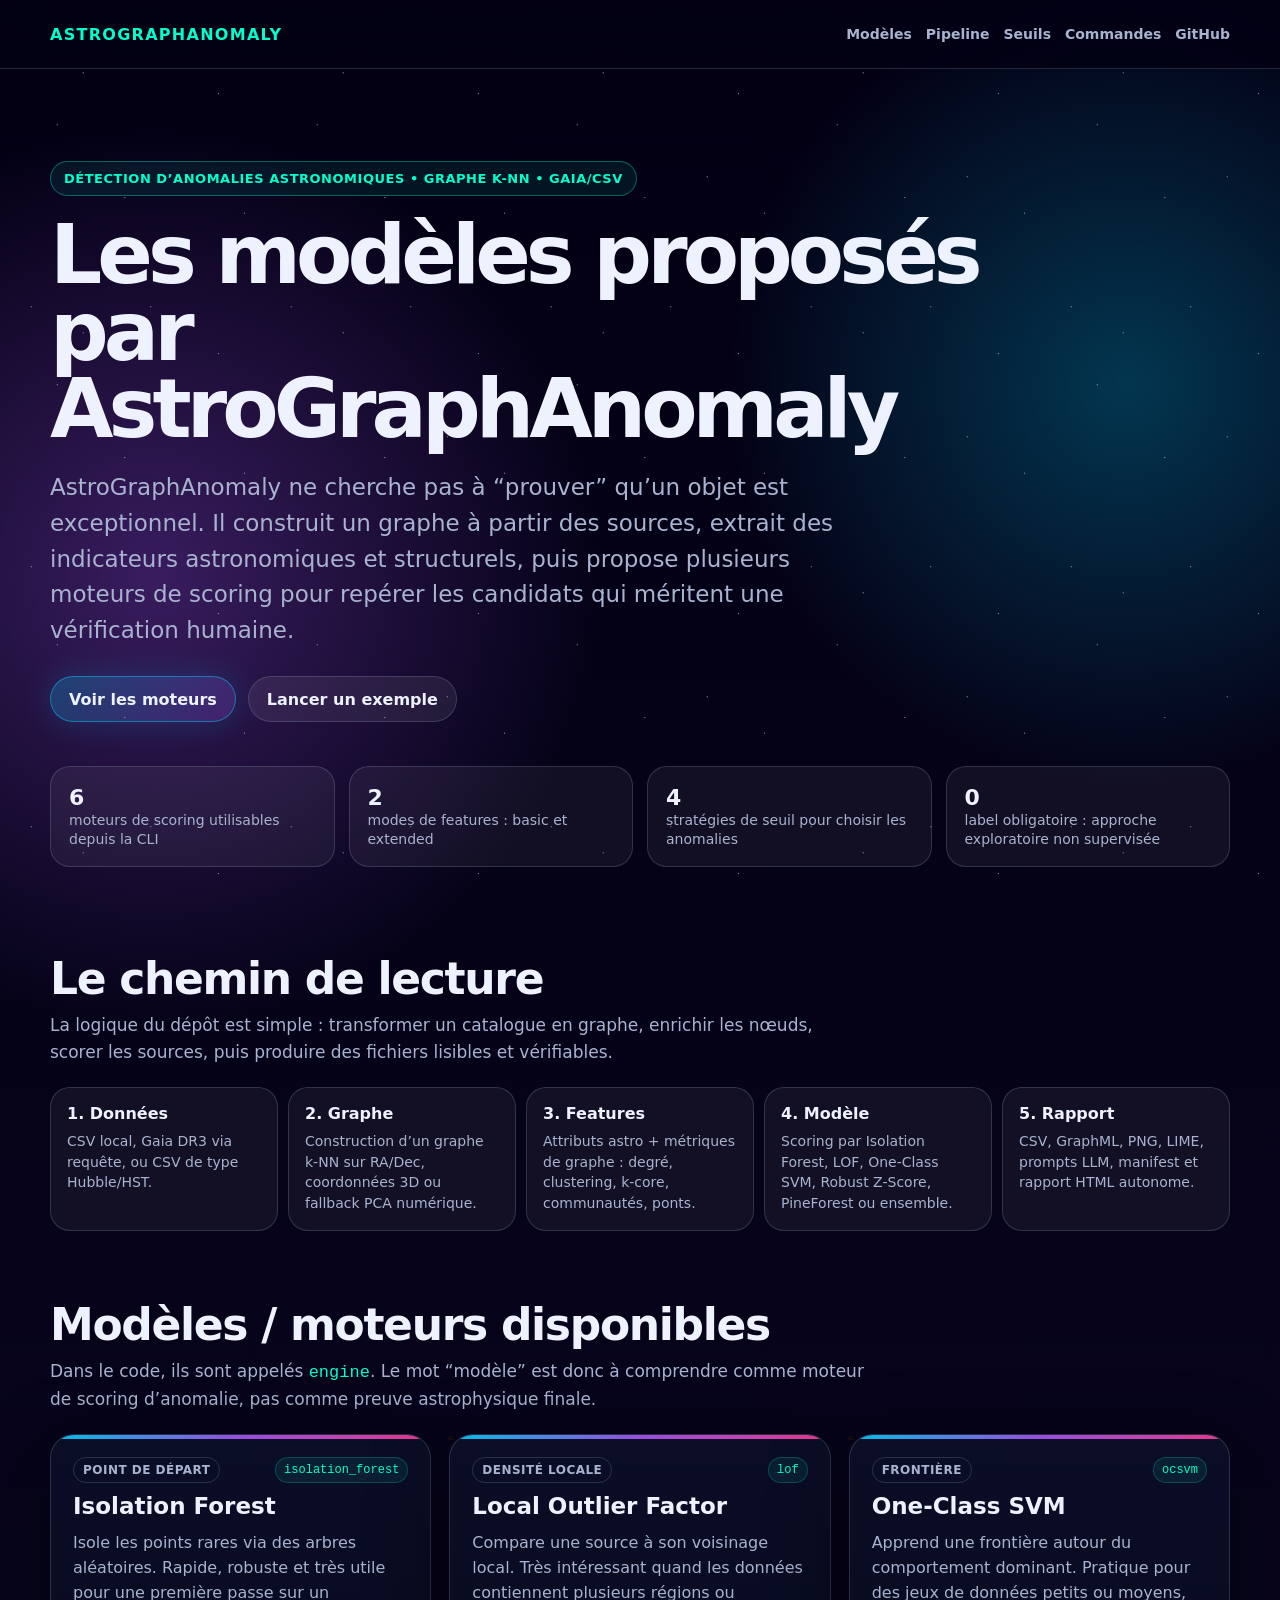
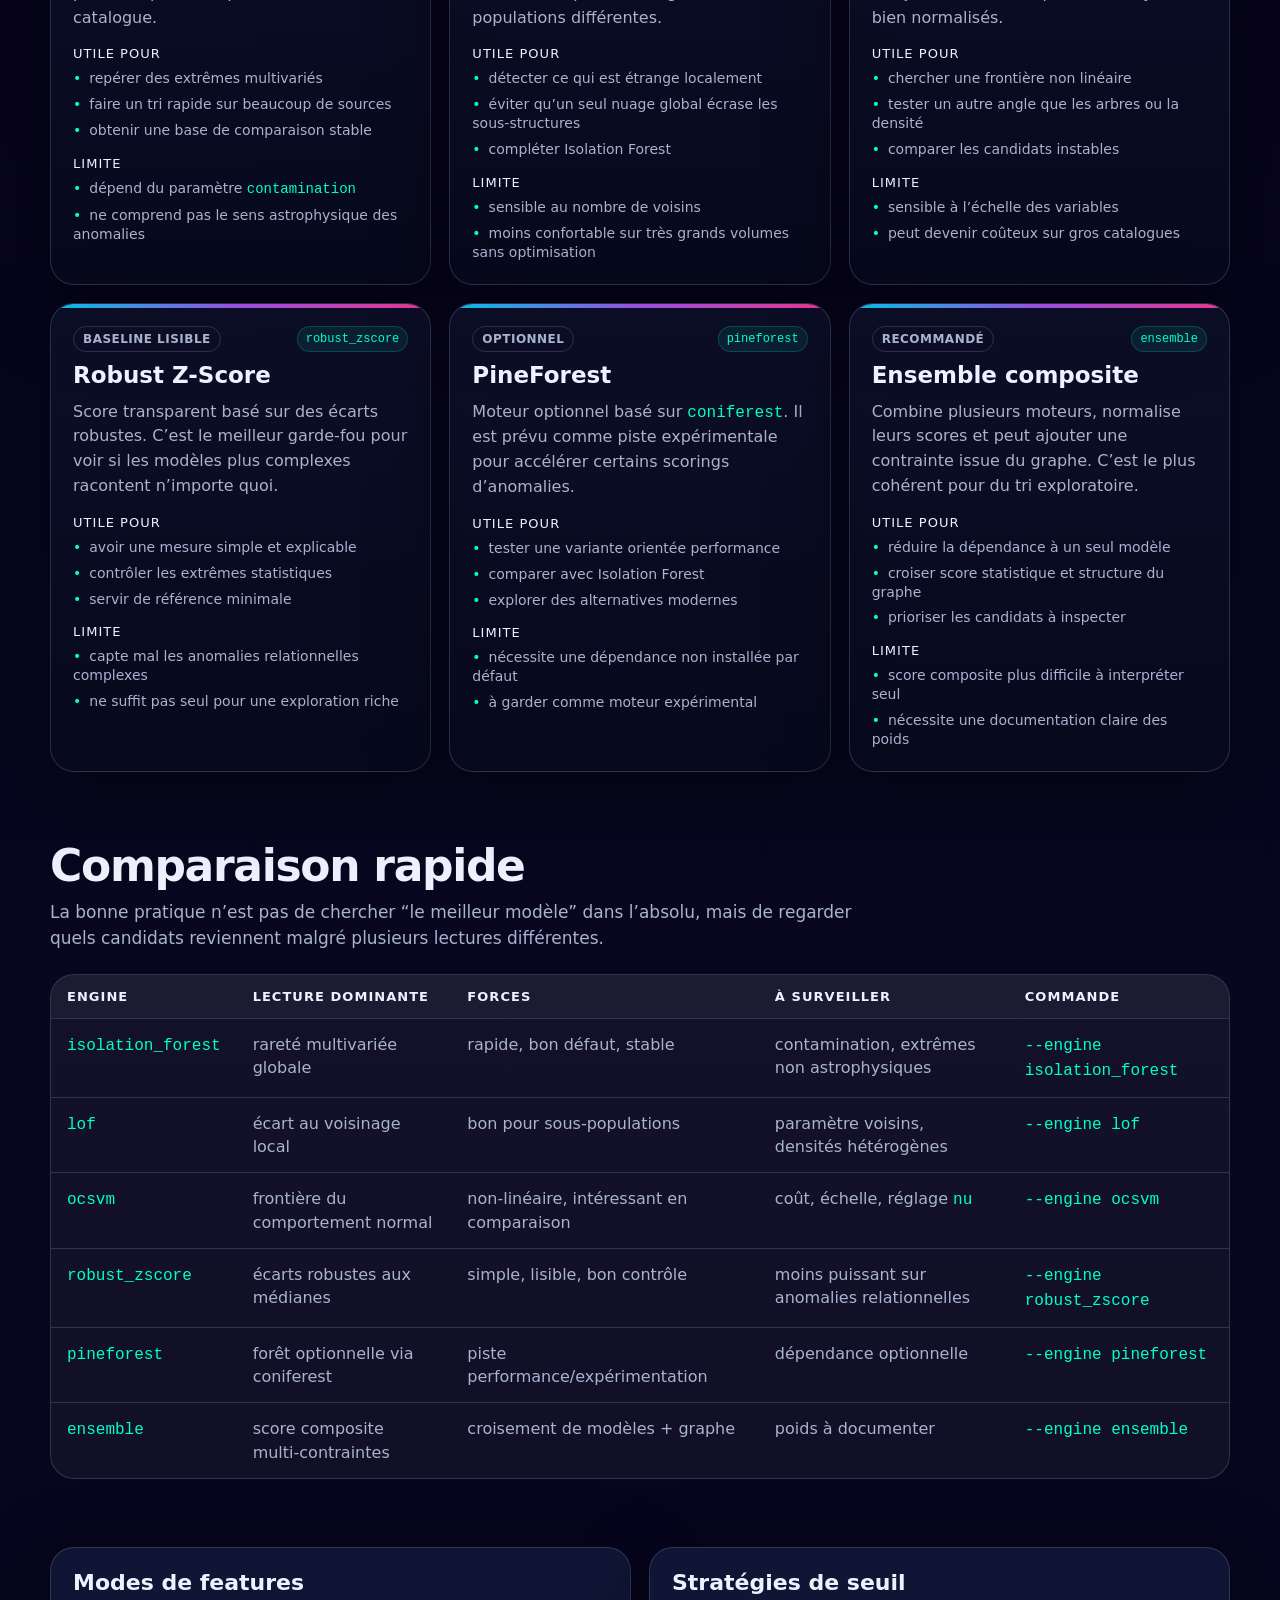
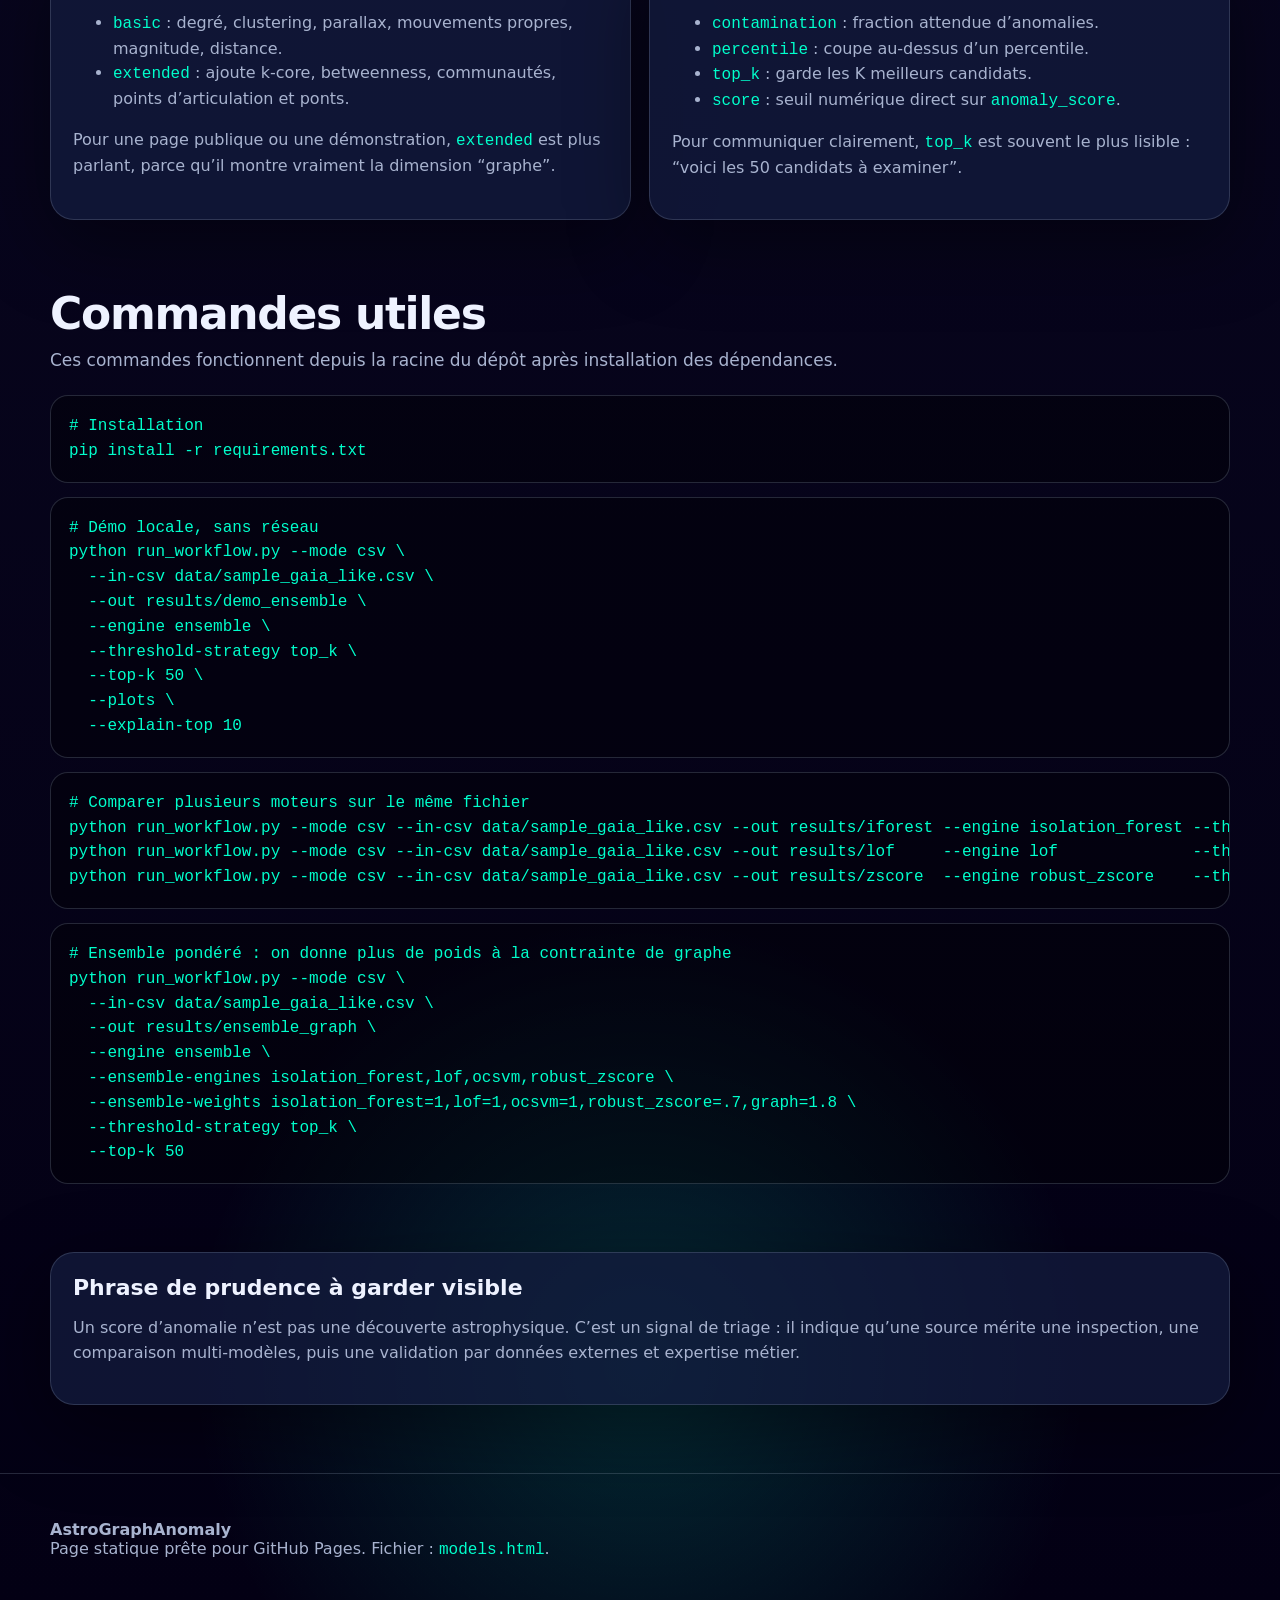
<file: models.html>
<!doctype html>
<html lang="fr">
<head>
  <meta charset="utf-8" />
  <meta name="viewport" content="width=device-width, initial-scale=1" />
  <title>AstroGraphAnomaly — Modèles & moteurs</title>
  <meta name="description" content="Page de présentation des modèles proposés par AstroGraphAnomaly : Isolation Forest, LOF, One-Class SVM, Robust Z-Score, PineForest et Ensemble." />
  <style>
    :root {
      --bg: #030014;
      --panel: rgba(13, 17, 42, .78);
      --panel2: rgba(20, 27, 62, .74);
      --text: #eef2ff;
      --muted: #a8b3cf;
      --line: rgba(148, 163, 184, .24);
      --cyan: #00d4ff;
      --aqua: #00ffcc;
      --violet: #a855f7;
      --orange: #ff9f43;
      --pink: #ff3d9a;
      --green: #4ade80;
      --red: #fb7185;
      --shadow: 0 24px 80px rgba(0, 0, 0, .42);
      --radius: 24px;
      color-scheme: dark;
    }

    * { box-sizing: border-box; }
    html { scroll-behavior: smooth; }
    body {
      margin: 0;
      min-height: 100vh;
      font-family: Inter, ui-sans-serif, system-ui, -apple-system, BlinkMacSystemFont, "Segoe UI", sans-serif;
      color: var(--text);
      background:
        radial-gradient(circle at 12% 12%, rgba(168, 85, 247, .32), transparent 28rem),
        radial-gradient(circle at 88% 8%, rgba(0, 212, 255, .25), transparent 25rem),
        radial-gradient(circle at 50% 95%, rgba(0, 255, 204, .16), transparent 28rem),
        linear-gradient(180deg, #030014 0%, #090720 55%, #030014 100%);
      overflow-x: hidden;
    }

    body::before {
      content: "";
      position: fixed;
      inset: 0;
      pointer-events: none;
      opacity: .58;
      background-image:
        radial-gradient(1px 1px at 12% 18%, #fff, transparent),
        radial-gradient(1px 1px at 22% 48%, #fff, transparent),
        radial-gradient(1px 1px at 32% 28%, #fff, transparent),
        radial-gradient(1px 1px at 48% 76%, #fff, transparent),
        radial-gradient(1px 1px at 58% 18%, #fff, transparent),
        radial-gradient(1px 1px at 72% 68%, #fff, transparent),
        radial-gradient(1px 1px at 84% 36%, #fff, transparent),
        radial-gradient(1px 1px at 94% 82%, #fff, transparent);
      background-size: 260px 260px;
    }

    a { color: inherit; }
    .wrap { width: min(1180px, calc(100% - 32px)); margin: 0 auto; }

    header {
      position: sticky;
      top: 0;
      z-index: 20;
      border-bottom: 1px solid var(--line);
      background: rgba(3, 0, 20, .74);
      backdrop-filter: blur(18px);
    }
    nav {
      min-height: 68px;
      display: flex;
      align-items: center;
      justify-content: space-between;
      gap: 18px;
    }
    .brand {
      font-weight: 900;
      letter-spacing: .08em;
      text-transform: uppercase;
      color: var(--aqua);
      text-decoration: none;
    }
    .navlinks { display: flex; align-items: center; gap: 14px; flex-wrap: wrap; }
    .navlinks a {
      color: var(--muted);
      text-decoration: none;
      font-size: 14px;
      font-weight: 700;
    }
    .navlinks a:hover { color: var(--text); }

    .hero { padding: 92px 0 52px; }
    .eyebrow {
      display: inline-flex;
      gap: 10px;
      align-items: center;
      padding: 9px 13px;
      border: 1px solid rgba(0, 255, 204, .35);
      border-radius: 999px;
      color: var(--aqua);
      background: rgba(0, 255, 204, .08);
      font-size: 13px;
      font-weight: 800;
      letter-spacing: .04em;
      text-transform: uppercase;
    }
    h1 {
      margin: 20px 0 14px;
      max-width: 980px;
      font-size: clamp(42px, 7vw, 82px);
      line-height: .94;
      letter-spacing: -.06em;
    }
    .lead {
      max-width: 840px;
      color: var(--muted);
      font-size: clamp(18px, 2.2vw, 23px);
      line-height: 1.55;
    }
    .hero-actions { display: flex; gap: 12px; flex-wrap: wrap; margin-top: 28px; }
    .btn {
      display: inline-flex;
      align-items: center;
      justify-content: center;
      min-height: 46px;
      padding: 0 18px;
      border-radius: 999px;
      border: 1px solid var(--line);
      color: var(--text);
      background: rgba(255, 255, 255, .07);
      text-decoration: none;
      font-weight: 850;
    }
    .btn.primary {
      border-color: rgba(0, 212, 255, .44);
      background: linear-gradient(135deg, rgba(0, 212, 255, .24), rgba(168, 85, 247, .22));
      box-shadow: 0 0 34px rgba(0, 212, 255, .16);
    }

    .quick-grid {
      display: grid;
      grid-template-columns: repeat(4, minmax(0, 1fr));
      gap: 14px;
      margin: 44px 0 0;
    }
    .quick-card {
      padding: 18px;
      border: 1px solid var(--line);
      border-radius: 20px;
      background: rgba(255, 255, 255, .055);
    }
    .quick-card strong { display: block; font-size: 22px; }
    .quick-card span { color: var(--muted); font-size: 14px; }

    section { padding: 34px 0; }
    .section-head { margin-bottom: 22px; }
    .section-head h2 { margin: 0 0 8px; font-size: clamp(28px, 4vw, 44px); letter-spacing: -.03em; }
    .section-head p { margin: 0; max-width: 820px; color: var(--muted); font-size: 17px; line-height: 1.55; }

    .models {
      display: grid;
      grid-template-columns: repeat(3, minmax(0, 1fr));
      gap: 18px;
    }
    .model-card {
      position: relative;
      overflow: hidden;
      padding: 22px;
      border-radius: var(--radius);
      border: 1px solid var(--line);
      background: linear-gradient(180deg, var(--panel), rgba(7, 11, 28, .78));
      box-shadow: var(--shadow);
    }
    .model-card::before {
      content: "";
      position: absolute;
      inset: 0 0 auto 0;
      height: 4px;
      background: linear-gradient(90deg, var(--cyan), var(--violet), var(--pink));
      opacity: .9;
    }
    .model-top { display: flex; justify-content: space-between; gap: 10px; align-items: start; }
    .model-card h3 { margin: 10px 0 6px; font-size: 23px; }
    .code-name {
      display: inline-flex;
      align-items: center;
      padding: 5px 8px;
      border-radius: 999px;
      color: var(--aqua);
      background: rgba(0, 255, 204, .08);
      border: 1px solid rgba(0, 255, 204, .2);
      font-family: ui-monospace, SFMono-Regular, Menlo, Consolas, monospace;
      font-size: 12px;
      white-space: nowrap;
    }
    .tag {
      display: inline-flex;
      padding: 5px 9px;
      border-radius: 999px;
      border: 1px solid var(--line);
      color: var(--muted);
      font-size: 12px;
      font-weight: 800;
      text-transform: uppercase;
      letter-spacing: .04em;
    }
    .model-card p { color: var(--muted); line-height: 1.55; margin: 12px 0 16px; }
    .mini-title { margin: 16px 0 8px; font-size: 13px; color: var(--text); text-transform: uppercase; letter-spacing: .08em; }
    ul.clean { margin: 0; padding: 0; list-style: none; display: grid; gap: 7px; }
    ul.clean li { color: var(--muted); font-size: 14px; line-height: 1.35; }
    ul.clean li::before { content: "•"; color: var(--aqua); padding-right: 8px; }

    .two-col {
      display: grid;
      grid-template-columns: 1fr 1fr;
      gap: 18px;
    }
    .panel {
      padding: 22px;
      border-radius: var(--radius);
      border: 1px solid var(--line);
      background: var(--panel2);
      box-shadow: var(--shadow);
    }
    .panel h3 { margin: 0 0 12px; font-size: 22px; }
    .panel p, .panel li { color: var(--muted); line-height: 1.55; }

    .table-wrap {
      overflow-x: auto;
      border: 1px solid var(--line);
      border-radius: var(--radius);
      background: rgba(255, 255, 255, .045);
    }
    table { width: 100%; border-collapse: collapse; min-width: 820px; }
    th, td { padding: 14px 16px; border-bottom: 1px solid var(--line); text-align: left; vertical-align: top; }
    th { color: var(--text); font-size: 13px; text-transform: uppercase; letter-spacing: .08em; background: rgba(255, 255, 255, .045); }
    td { color: var(--muted); line-height: 1.45; }
    tr:last-child td { border-bottom: 0; }
    code, pre {
      font-family: ui-monospace, SFMono-Regular, Menlo, Consolas, "Liberation Mono", monospace;
    }
    code { color: var(--aqua); }
    pre {
      margin: 0;
      padding: 18px;
      overflow-x: auto;
      border-radius: 18px;
      border: 1px solid var(--line);
      background: rgba(0, 0, 0, .36);
      color: #dbeafe;
      line-height: 1.55;
    }
    .command-grid { display: grid; gap: 14px; }

    .flow {
      display: grid;
      grid-template-columns: repeat(5, minmax(0, 1fr));
      gap: 10px;
      margin-top: 18px;
    }
    .step {
      padding: 16px;
      min-height: 130px;
      border: 1px solid var(--line);
      border-radius: 20px;
      background: rgba(255, 255, 255, .055);
    }
    .step b { display: block; margin-bottom: 8px; }
    .step span { color: var(--muted); font-size: 14px; line-height: 1.4; }

    footer { padding: 46px 0; color: var(--muted); border-top: 1px solid var(--line); margin-top: 34px; }

    @media (max-width: 980px) {
      .models, .quick-grid { grid-template-columns: repeat(2, minmax(0, 1fr)); }
      .flow { grid-template-columns: repeat(2, minmax(0, 1fr)); }
      .two-col { grid-template-columns: 1fr; }
    }
    @media (max-width: 640px) {
      nav { align-items: flex-start; flex-direction: column; padding: 16px 0; }
      .models, .quick-grid, .flow { grid-template-columns: 1fr; }
      .hero { padding-top: 56px; }
    }
  </style>
</head>
<body>
  <header>
    <nav class="wrap">
      <a class="brand" href="index.html">AstroGraphAnomaly</a>
      <div class="navlinks">
        <a href="#modeles">Modèles</a>
        <a href="#pipeline">Pipeline</a>
        <a href="#seuils">Seuils</a>
        <a href="#commandes">Commandes</a>
        <a href="https://github.com/dalozedidier-dot/AstroGraphAnomaly" target="_blank" rel="noreferrer">GitHub</a>
      </div>
    </nav>
  </header>

  <main>
    <section class="hero wrap">
      <span class="eyebrow">Détection d’anomalies astronomiques • graphe k-NN • Gaia/CSV</span>
      <h1>Les modèles proposés par AstroGraphAnomaly</h1>
      <p class="lead">
        AstroGraphAnomaly ne cherche pas à “prouver” qu’un objet est exceptionnel. Il construit un graphe à partir des sources,
        extrait des indicateurs astronomiques et structurels, puis propose plusieurs moteurs de scoring pour repérer les candidats
        qui méritent une vérification humaine.
      </p>
      <div class="hero-actions">
        <a class="btn primary" href="#modeles">Voir les moteurs</a>
        <a class="btn" href="#commandes">Lancer un exemple</a>
      </div>

      <div class="quick-grid" aria-label="Résumé rapide">
        <div class="quick-card"><strong>6</strong><span>moteurs de scoring utilisables depuis la CLI</span></div>
        <div class="quick-card"><strong>2</strong><span>modes de features : basic et extended</span></div>
        <div class="quick-card"><strong>4</strong><span>stratégies de seuil pour choisir les anomalies</span></div>
        <div class="quick-card"><strong>0</strong><span>label obligatoire : approche exploratoire non supervisée</span></div>
      </div>
    </section>

    <section id="pipeline" class="wrap">
      <div class="section-head">
        <h2>Le chemin de lecture</h2>
        <p>La logique du dépôt est simple : transformer un catalogue en graphe, enrichir les nœuds, scorer les sources, puis produire des fichiers lisibles et vérifiables.</p>
      </div>
      <div class="flow">
        <div class="step"><b>1. Données</b><span>CSV local, Gaia DR3 via requête, ou CSV de type Hubble/HST.</span></div>
        <div class="step"><b>2. Graphe</b><span>Construction d’un graphe k-NN sur RA/Dec, coordonnées 3D ou fallback PCA numérique.</span></div>
        <div class="step"><b>3. Features</b><span>Attributs astro + métriques de graphe : degré, clustering, k-core, communautés, ponts.</span></div>
        <div class="step"><b>4. Modèle</b><span>Scoring par Isolation Forest, LOF, One-Class SVM, Robust Z-Score, PineForest ou ensemble.</span></div>
        <div class="step"><b>5. Rapport</b><span>CSV, GraphML, PNG, LIME, prompts LLM, manifest et rapport HTML autonome.</span></div>
      </div>
    </section>

    <section id="modeles" class="wrap">
      <div class="section-head">
        <h2>Modèles / moteurs disponibles</h2>
        <p>Dans le code, ils sont appelés <code>engine</code>. Le mot “modèle” est donc à comprendre comme moteur de scoring d’anomalie, pas comme preuve astrophysique finale.</p>
      </div>

      <div class="models">
        <article class="model-card">
          <div class="model-top"><span class="tag">Point de départ</span><span class="code-name">isolation_forest</span></div>
          <h3>Isolation Forest</h3>
          <p>Isole les points rares via des arbres aléatoires. Rapide, robuste et très utile pour une première passe sur un catalogue.</p>
          <div class="mini-title">Utile pour</div>
          <ul class="clean"><li>repérer des extrêmes multivariés</li><li>faire un tri rapide sur beaucoup de sources</li><li>obtenir une base de comparaison stable</li></ul>
          <div class="mini-title">Limite</div>
          <ul class="clean"><li>dépend du paramètre <code>contamination</code></li><li>ne comprend pas le sens astrophysique des anomalies</li></ul>
        </article>

        <article class="model-card">
          <div class="model-top"><span class="tag">Densité locale</span><span class="code-name">lof</span></div>
          <h3>Local Outlier Factor</h3>
          <p>Compare une source à son voisinage local. Très intéressant quand les données contiennent plusieurs régions ou populations différentes.</p>
          <div class="mini-title">Utile pour</div>
          <ul class="clean"><li>détecter ce qui est étrange localement</li><li>éviter qu’un seul nuage global écrase les sous-structures</li><li>compléter Isolation Forest</li></ul>
          <div class="mini-title">Limite</div>
          <ul class="clean"><li>sensible au nombre de voisins</li><li>moins confortable sur très grands volumes sans optimisation</li></ul>
        </article>

        <article class="model-card">
          <div class="model-top"><span class="tag">Frontière</span><span class="code-name">ocsvm</span></div>
          <h3>One-Class SVM</h3>
          <p>Apprend une frontière autour du comportement dominant. Pratique pour des jeux de données petits ou moyens, bien normalisés.</p>
          <div class="mini-title">Utile pour</div>
          <ul class="clean"><li>chercher une frontière non linéaire</li><li>tester un autre angle que les arbres ou la densité</li><li>comparer les candidats instables</li></ul>
          <div class="mini-title">Limite</div>
          <ul class="clean"><li>sensible à l’échelle des variables</li><li>peut devenir coûteux sur gros catalogues</li></ul>
        </article>

        <article class="model-card">
          <div class="model-top"><span class="tag">Baseline lisible</span><span class="code-name">robust_zscore</span></div>
          <h3>Robust Z-Score</h3>
          <p>Score transparent basé sur des écarts robustes. C’est le meilleur garde-fou pour voir si les modèles plus complexes racontent n’importe quoi.</p>
          <div class="mini-title">Utile pour</div>
          <ul class="clean"><li>avoir une mesure simple et explicable</li><li>contrôler les extrêmes statistiques</li><li>servir de référence minimale</li></ul>
          <div class="mini-title">Limite</div>
          <ul class="clean"><li>capte mal les anomalies relationnelles complexes</li><li>ne suffit pas seul pour une exploration riche</li></ul>
        </article>

        <article class="model-card">
          <div class="model-top"><span class="tag">Optionnel</span><span class="code-name">pineforest</span></div>
          <h3>PineForest</h3>
          <p>Moteur optionnel basé sur <code>coniferest</code>. Il est prévu comme piste expérimentale pour accélérer certains scorings d’anomalies.</p>
          <div class="mini-title">Utile pour</div>
          <ul class="clean"><li>tester une variante orientée performance</li><li>comparer avec Isolation Forest</li><li>explorer des alternatives modernes</li></ul>
          <div class="mini-title">Limite</div>
          <ul class="clean"><li>nécessite une dépendance non installée par défaut</li><li>à garder comme moteur expérimental</li></ul>
        </article>

        <article class="model-card">
          <div class="model-top"><span class="tag">Recommandé</span><span class="code-name">ensemble</span></div>
          <h3>Ensemble composite</h3>
          <p>Combine plusieurs moteurs, normalise leurs scores et peut ajouter une contrainte issue du graphe. C’est le plus cohérent pour du tri exploratoire.</p>
          <div class="mini-title">Utile pour</div>
          <ul class="clean"><li>réduire la dépendance à un seul modèle</li><li>croiser score statistique et structure du graphe</li><li>prioriser les candidats à inspecter</li></ul>
          <div class="mini-title">Limite</div>
          <ul class="clean"><li>score composite plus difficile à interpréter seul</li><li>nécessite une documentation claire des poids</li></ul>
        </article>
      </div>
    </section>

    <section id="comparaison" class="wrap">
      <div class="section-head">
        <h2>Comparaison rapide</h2>
        <p>La bonne pratique n’est pas de chercher “le meilleur modèle” dans l’absolu, mais de regarder quels candidats reviennent malgré plusieurs lectures différentes.</p>
      </div>
      <div class="table-wrap">
        <table>
          <thead>
            <tr><th>Engine</th><th>Lecture dominante</th><th>Forces</th><th>À surveiller</th><th>Commande</th></tr>
          </thead>
          <tbody>
            <tr><td><code>isolation_forest</code></td><td>rareté multivariée globale</td><td>rapide, bon défaut, stable</td><td>contamination, extrêmes non astrophysiques</td><td><code>--engine isolation_forest</code></td></tr>
            <tr><td><code>lof</code></td><td>écart au voisinage local</td><td>bon pour sous-populations</td><td>paramètre voisins, densités hétérogènes</td><td><code>--engine lof</code></td></tr>
            <tr><td><code>ocsvm</code></td><td>frontière du comportement normal</td><td>non-linéaire, intéressant en comparaison</td><td>coût, échelle, réglage <code>nu</code></td><td><code>--engine ocsvm</code></td></tr>
            <tr><td><code>robust_zscore</code></td><td>écarts robustes aux médianes</td><td>simple, lisible, bon contrôle</td><td>moins puissant sur anomalies relationnelles</td><td><code>--engine robust_zscore</code></td></tr>
            <tr><td><code>pineforest</code></td><td>forêt optionnelle via coniferest</td><td>piste performance/expérimentation</td><td>dépendance optionnelle</td><td><code>--engine pineforest</code></td></tr>
            <tr><td><code>ensemble</code></td><td>score composite multi-contraintes</td><td>croisement de modèles + graphe</td><td>poids à documenter</td><td><code>--engine ensemble</code></td></tr>
          </tbody>
        </table>
      </div>
    </section>

    <section id="seuils" class="wrap">
      <div class="two-col">
        <div class="panel">
          <h3>Modes de features</h3>
          <ul>
            <li><code>basic</code> : degré, clustering, parallax, mouvements propres, magnitude, distance.</li>
            <li><code>extended</code> : ajoute k-core, betweenness, communautés, points d’articulation et ponts.</li>
          </ul>
          <p>Pour une page publique ou une démonstration, <code>extended</code> est plus parlant, parce qu’il montre vraiment la dimension “graphe”.</p>
        </div>
        <div class="panel">
          <h3>Stratégies de seuil</h3>
          <ul>
            <li><code>contamination</code> : fraction attendue d’anomalies.</li>
            <li><code>percentile</code> : coupe au-dessus d’un percentile.</li>
            <li><code>top_k</code> : garde les K meilleurs candidats.</li>
            <li><code>score</code> : seuil numérique direct sur <code>anomaly_score</code>.</li>
          </ul>
          <p>Pour communiquer clairement, <code>top_k</code> est souvent le plus lisible : “voici les 50 candidats à examiner”.</p>
        </div>
      </div>
    </section>

    <section id="commandes" class="wrap">
      <div class="section-head">
        <h2>Commandes utiles</h2>
        <p>Ces commandes fonctionnent depuis la racine du dépôt après installation des dépendances.</p>
      </div>
      <div class="command-grid">
        <pre><code># Installation
pip install -r requirements.txt</code></pre>
        <pre><code># Démo locale, sans réseau
python run_workflow.py --mode csv \
  --in-csv data/sample_gaia_like.csv \
  --out results/demo_ensemble \
  --engine ensemble \
  --threshold-strategy top_k \
  --top-k 50 \
  --plots \
  --explain-top 10</code></pre>
        <pre><code># Comparer plusieurs moteurs sur le même fichier
python run_workflow.py --mode csv --in-csv data/sample_gaia_like.csv --out results/iforest --engine isolation_forest --threshold-strategy top_k --top-k 50
python run_workflow.py --mode csv --in-csv data/sample_gaia_like.csv --out results/lof     --engine lof              --threshold-strategy top_k --top-k 50
python run_workflow.py --mode csv --in-csv data/sample_gaia_like.csv --out results/zscore  --engine robust_zscore    --threshold-strategy top_k --top-k 50</code></pre>
        <pre><code># Ensemble pondéré : on donne plus de poids à la contrainte de graphe
python run_workflow.py --mode csv \
  --in-csv data/sample_gaia_like.csv \
  --out results/ensemble_graph \
  --engine ensemble \
  --ensemble-engines isolation_forest,lof,ocsvm,robust_zscore \
  --ensemble-weights isolation_forest=1,lof=1,ocsvm=1,robust_zscore=.7,graph=1.8 \
  --threshold-strategy top_k \
  --top-k 50</code></pre>
      </div>
    </section>

    <section class="wrap">
      <div class="panel">
        <h3>Phrase de prudence à garder visible</h3>
        <p>
          Un score d’anomalie n’est pas une découverte astrophysique. C’est un signal de triage : il indique qu’une source mérite une inspection,
          une comparaison multi-modèles, puis une validation par données externes et expertise métier.
        </p>
      </div>
    </section>
  </main>

  <footer>
    <div class="wrap">
      <strong>AstroGraphAnomaly</strong><br />
      Page statique prête pour GitHub Pages. Fichier : <code>models.html</code>.
    </div>
  </footer>
</body>
</html>
</file>
